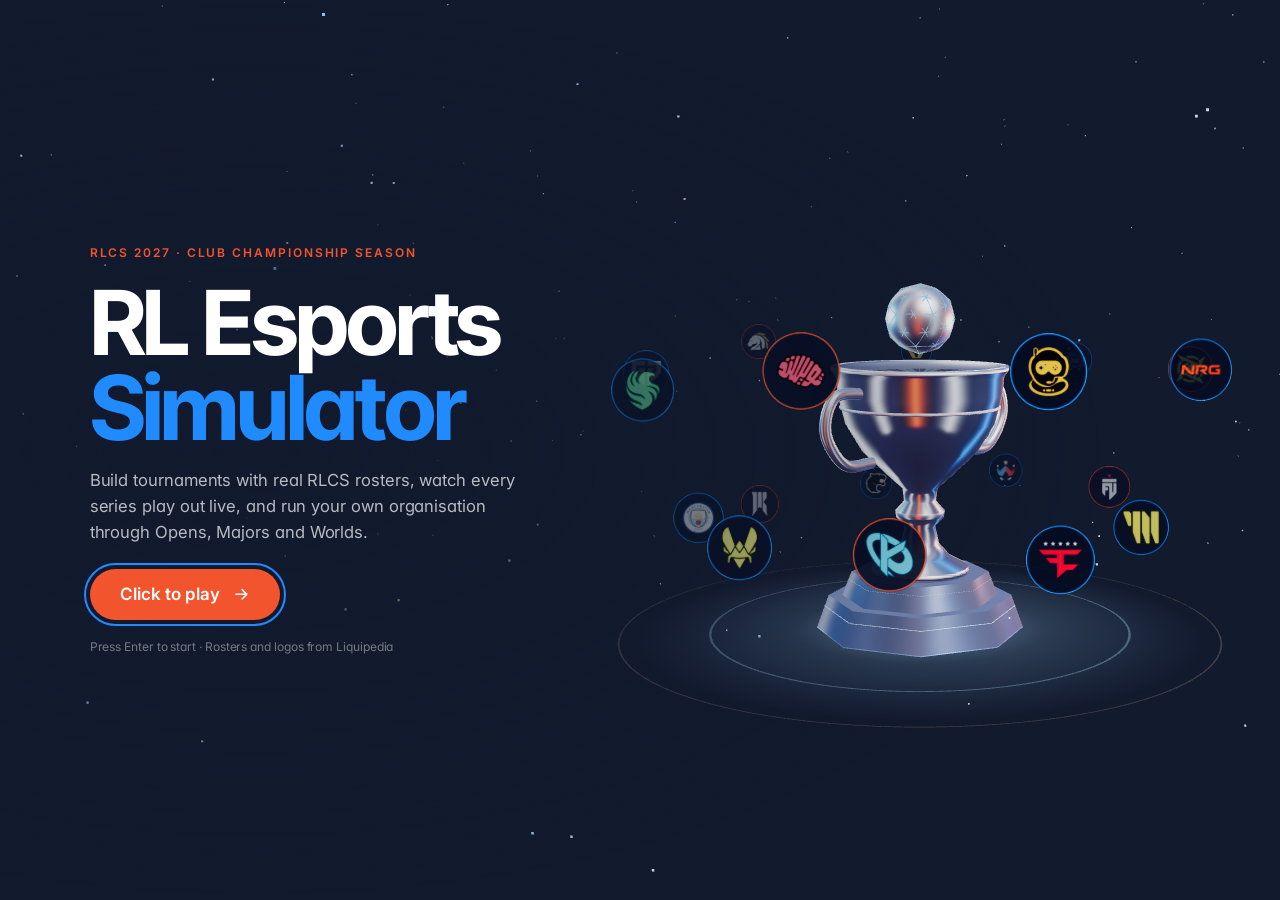
<file: index.html>
<!doctype html>
<html lang="en">
<head>
  <meta charset="utf-8" />
  <meta name="viewport" content="width=device-width, initial-scale=1" />
  <title>RL Esports Simulator</title>
  <meta name="description" content="Build a custom Rocket League esports tournament with real RLCS rosters and simulate every series." />
  <link rel="preconnect" href="https://fonts.googleapis.com" />
  <link rel="preconnect" href="https://fonts.gstatic.com" crossorigin />
  <link href="https://fonts.googleapis.com/css2?family=Barlow+Condensed:ital,wght@0,700;1,700;1,800&family=Inter+Tight:wght@500;600;700&family=Inter:wght@400;500;600;700&display=swap" rel="stylesheet" />
  <link rel="stylesheet" href="css/styles.css" />
</head>
<body>
  <div id="hero" class="hero" role="dialog" aria-modal="true" aria-labelledby="heroTitle">
    <canvas id="heroCanvas" aria-hidden="true"></canvas>
    <div class="hero-stage" aria-hidden="true"></div>
    <div class="hero-ui">
      <span class="hero-eyebrow">RLCS 2027 · Club Championship season</span>
      <h1 id="heroTitle" class="hero-title">RL Esports<br><em>Simulator</em></h1>
      <p class="hero-sub">Build tournaments with real RLCS rosters, watch every series play out live, and run your own organisation through Opens, Majors and Worlds.</p>
      <button class="hero-play" type="button" data-hero-play>Click to play <span aria-hidden="true"><svg class="ic ic-right" aria-hidden="true"><use href="#i-right"></use></svg></span></button>
      <p class="hero-note">Press Enter to start · Rosters and logos from Liquipedia</p>
    </div>
  </div>
  <header class="topbar">
    <a class="brand" href="#" data-action="go-home" aria-label="RL Esports Simulator home">
      <span class="brand-mark">RL</span>
      <span class="brand-text"><strong>ESPORTS</strong><small>SIMULATOR</small></span>
    </a>
    <nav class="topnav" aria-label="Main"><button data-action="nav" data-v="home">Main menu</button><button data-action="nav" data-v="career">Career</button><button data-action="nav" data-v="teams">Teams</button></nav>
    <div class="topbar-actions">
      <button class="icon-btn" data-action="jump" title="Quick jump (Ctrl+K)" aria-label="Quick jump"><svg class="ic ic-search" aria-hidden="true"><use href="#i-search"></use></svg></button>
      <button class="icon-btn" data-action="open-guide" title="How it works" aria-label="How it works">?</button>
      <button class="icon-btn" data-action="sfx-toggle" id="sfxBtn" title="Sound effects" aria-label="Sound effects on" aria-pressed="true"><svg class="ic ic-sound" aria-hidden="true"><use href="#i-sound"></use></svg></button>
      <button class="icon-btn" data-action="open-settings" title="Settings" aria-label="Settings"><svg class="ic ic-gear" aria-hidden="true"><use href="#i-gear"></use></svg></button>
    </div>
  </header>

  <main id="app" class="app" aria-live="polite"></main>

  <footer class="site-footer">
    <div>
      <strong>RL Esports Simulator</strong>
      <p>An unofficial Rocket League esports tournament simulator built for entertainment. Rosters and event data sourced from <a href="https://liquipedia.net/rocketleague/Main_Page" target="_blank" rel="noopener">Liquipedia</a> (CC-BY-SA 3.0). Flag images: <a href="https://github.com/jdecked/twemoji" target="_blank" rel="noopener">Twemoji</a> (CC-BY 4.0).</p>
    </div>
    <p class="muted mono" id="dataStamp"></p>
  </footer>

  <div id="modalRoot"></div>
  <div id="toastRoot" class="toast-root" aria-live="polite"></div>

  <script src="js/icons.js"></script>
  <script src="js/data.js"></script>
  <script src="js/data27.js"></script>
  <script src="js/data_hist.js"></script>
  <script src="js/logos.js"></script>
  <script src="js/flags.js"></script>
<script src="js/eventthemes.js"></script>
  <script src="js/vendor/three.min.js"></script>
  <script src="js/engine.js"></script>
  <script src="js/pitch.js"></script>
  <script src="js/sfx.js"></script>
  <script src="js/music.js"></script>
  <script src="js/bgm.js"></script>
<script src="js/ceremony.js"></script>
<script src="js/opener.js"></script>
<script src="js/cutscene.js"></script>
<script src="js/sidebrand.js"></script>
<script src="js/nations.js"></script>
  <script src="js/births.js"></script>
  <script src="js/careerx.js"></script>
  <script src="js/procareer.js"></script>
  <script src="js/career.js"></script>
  <script src="js/app.js"></script>
  <script src="js/hero.js"></script>
</body>
</html>
</file>
